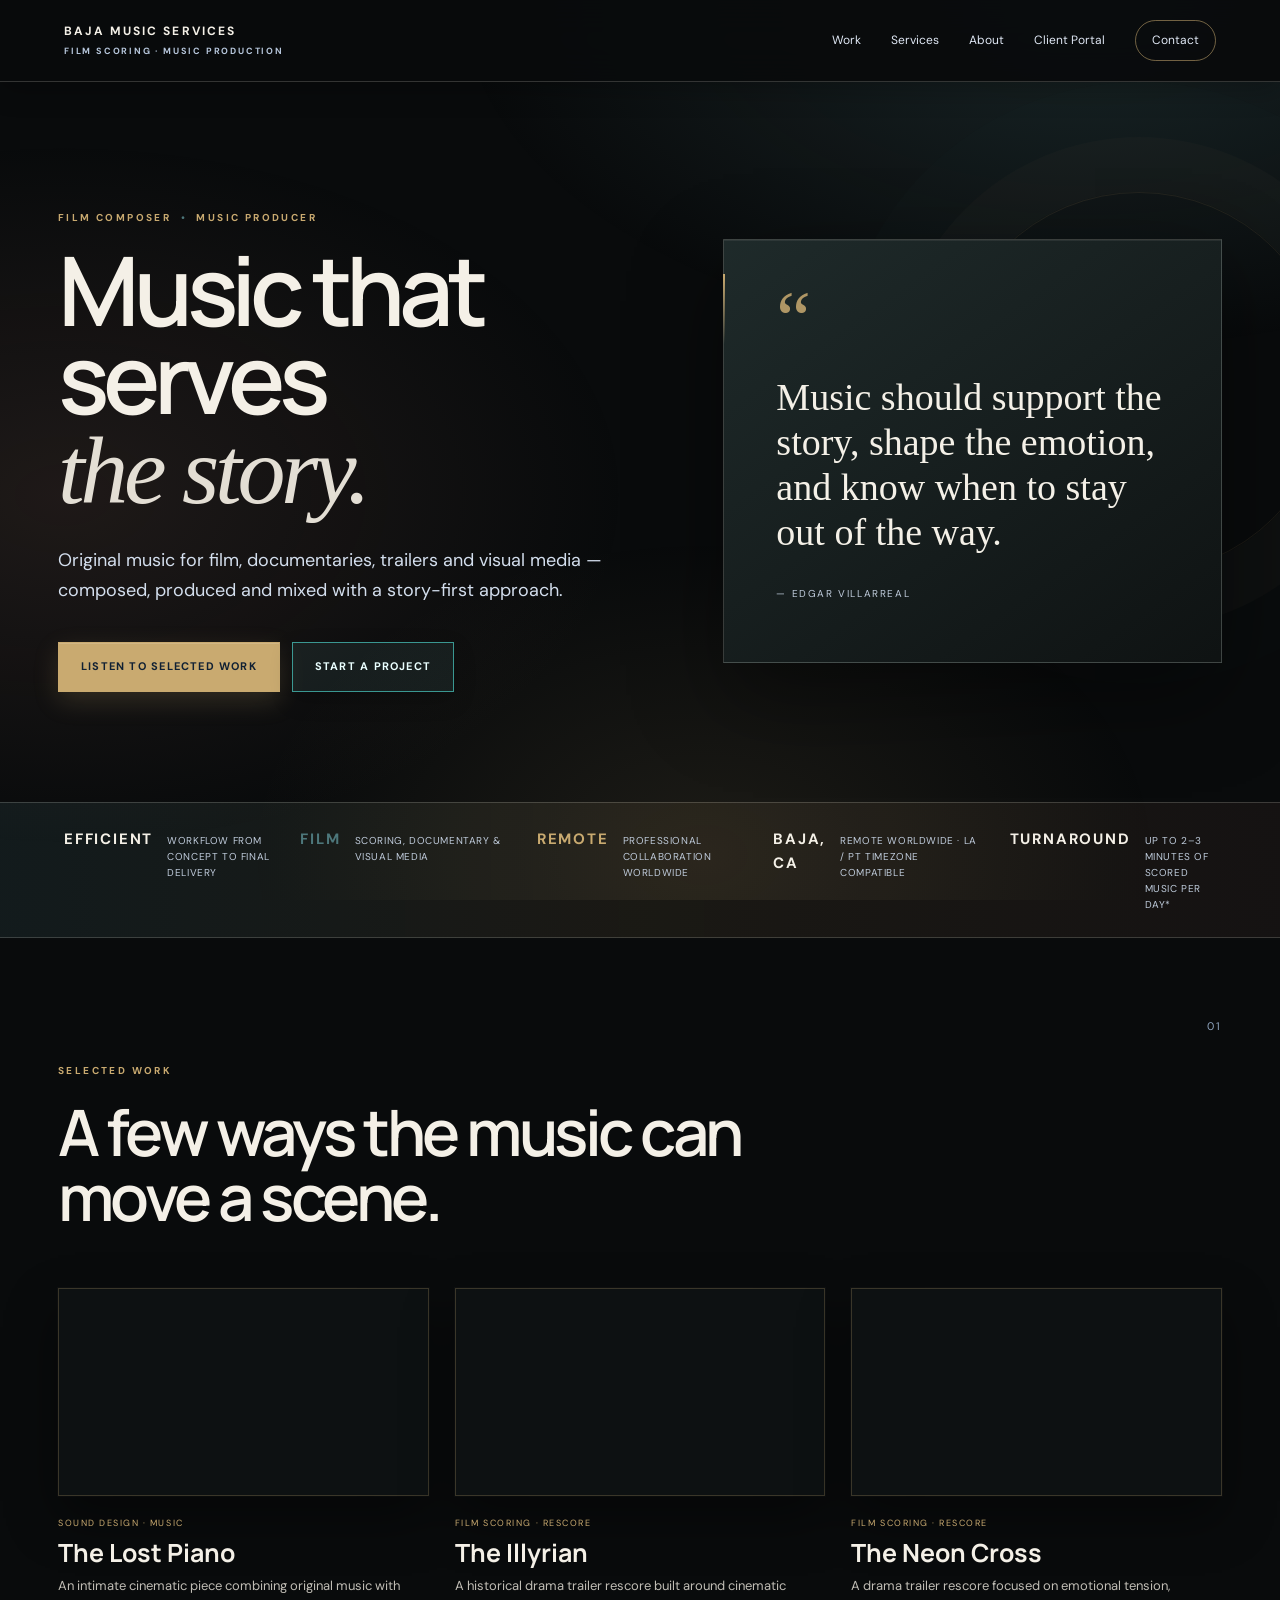
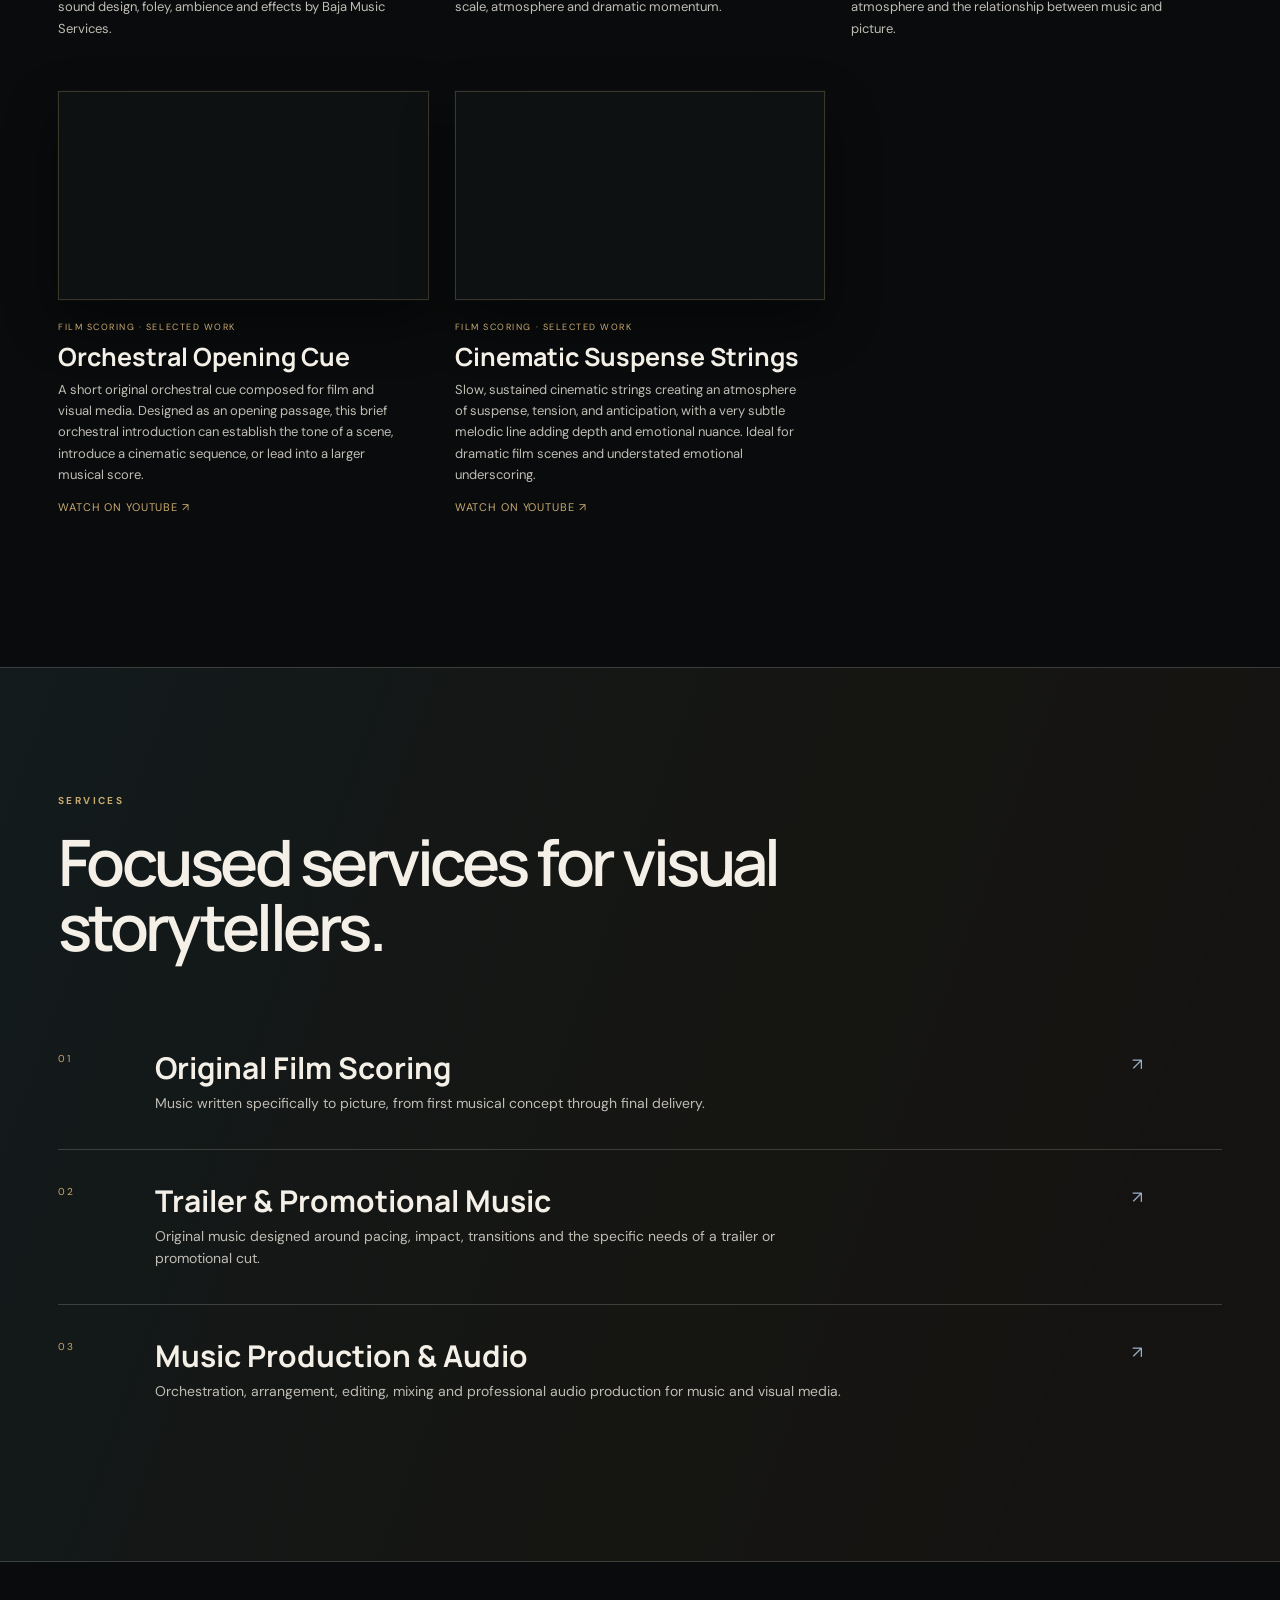
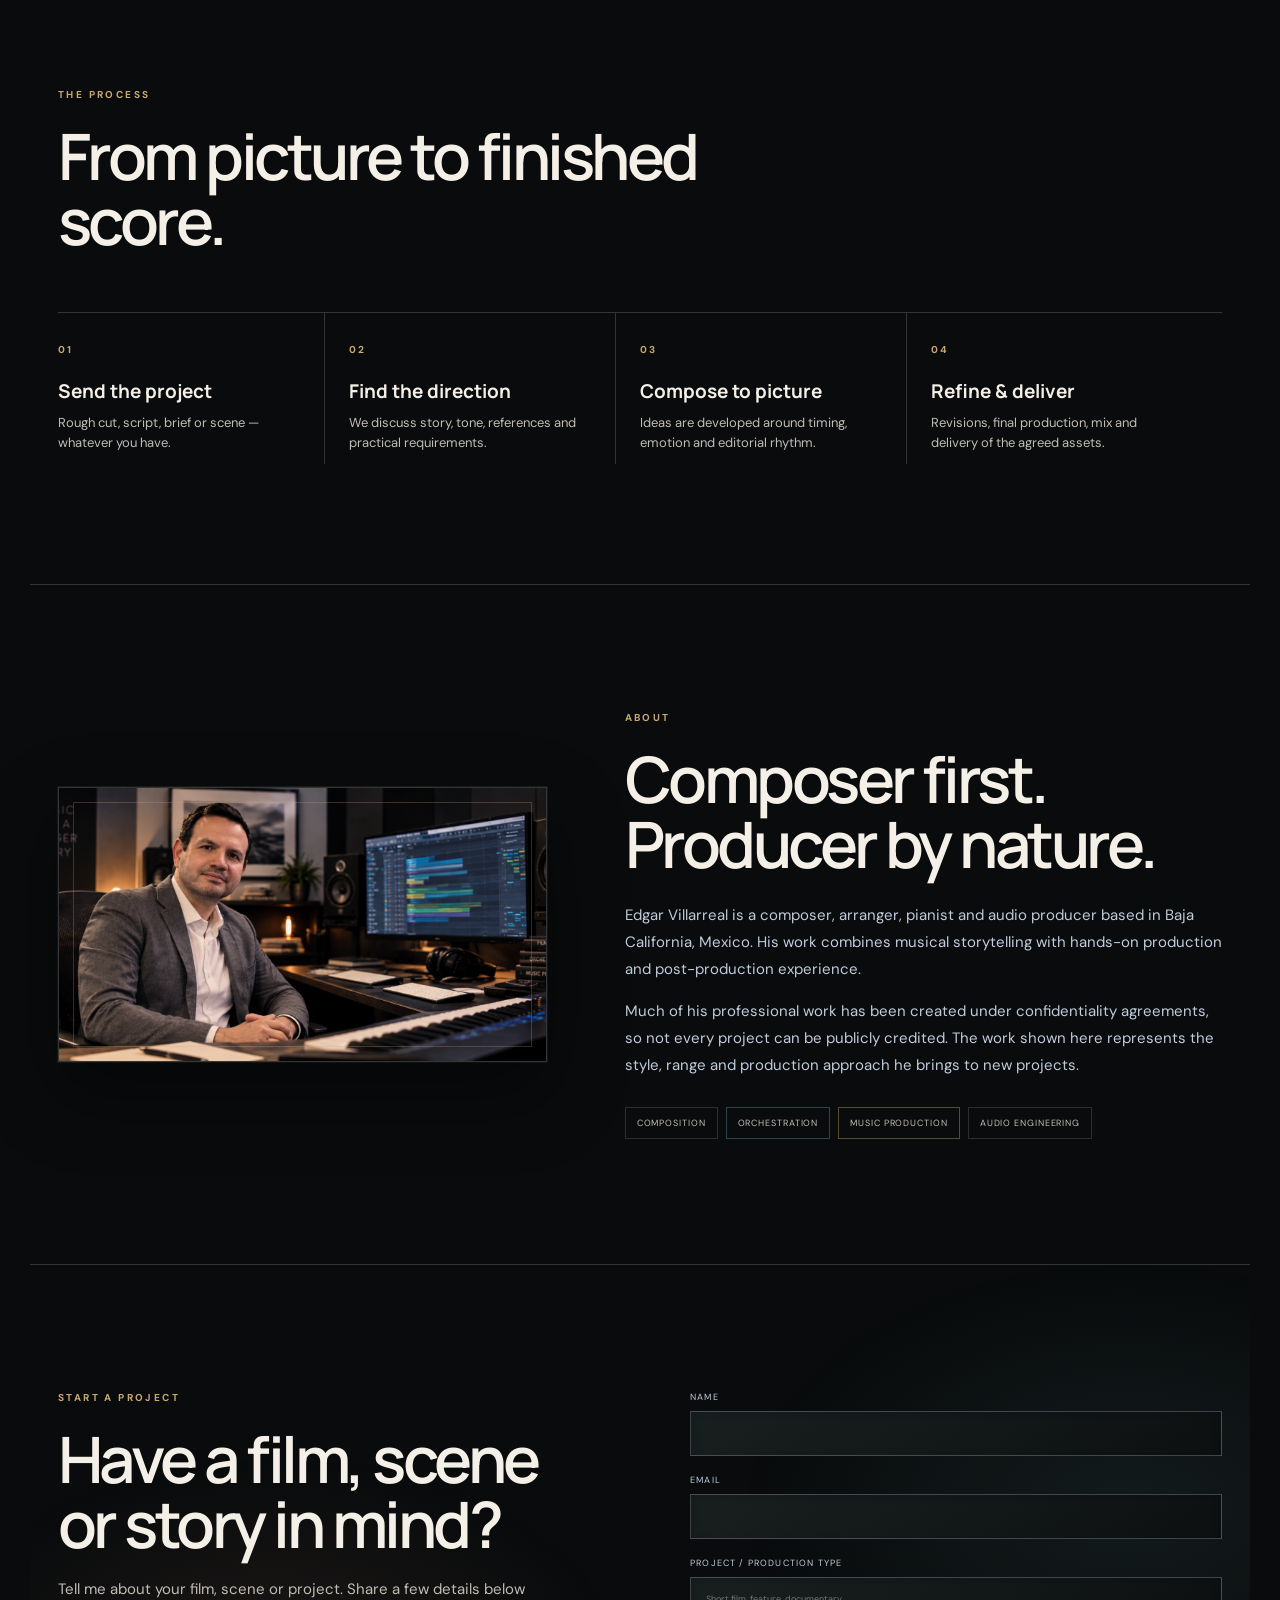
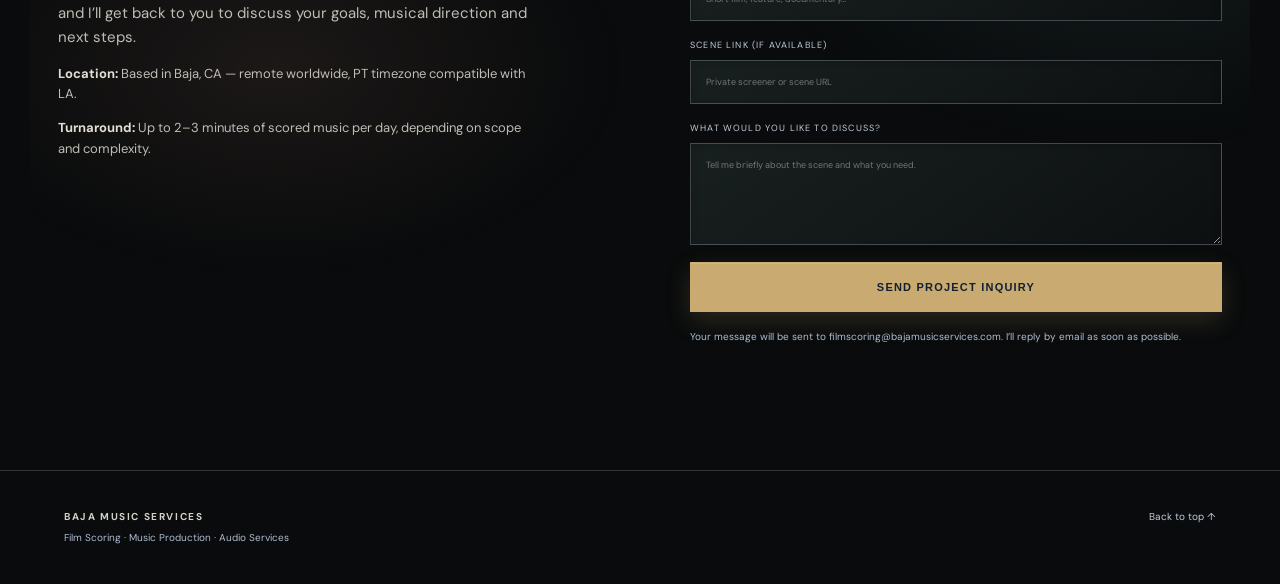
<file: index.html>
<!doctype html>
<html lang="en">
<head>
<meta charset="utf-8"><meta name="viewport" content="width=device-width,initial-scale=1">
<title>Baja Music Services | Film Scoring & Music Production</title>
<meta name="description" content="Original music for film, documentaries, trailers and visual media by Baja Music Services.">
<meta property="og:title" content="Baja Music Services | Film Scoring & Music Production">
<meta property="og:description" content="Original music for film, documentaries, trailers and visual media.">
<meta property="og:type" content="website">
<link rel="stylesheet" href="css/styles.css">
</head>
<body>
<header class="site-header">
  <a class="brand" href="#top"><span>BAJA MUSIC SERVICES</span><small>FILM SCORING · MUSIC PRODUCTION</small></a>
  <button class="menu-toggle" aria-label="Open menu">☰</button>
  <nav class="nav"><a href="#work">Work</a><a href="#services">Services</a><a href="#about">About</a><a href="https://review.bajamusicservices.com">Client Portal</a><a href="#contact" class="nav-cta">Contact</a></nav>
</header>
<main id="top">
<section class="hero">
  <div class="hero-copy">
    <p class="eyebrow">FILM COMPOSER <span class="dot">•</span> MUSIC PRODUCER</p>
    <h1>Music that serves<br><em>the story.</em></h1>
    <p class="lead">Original music for film, documentaries, trailers and visual media — composed, produced and mixed with a story-first approach.</p>
    <div class="actions"><a class="button primary" href="#work">Listen to Selected Work</a><a class="button secondary" href="#contact">Start a Project</a></div>
  </div>
  <div class="hero-statement">
    <div class="statement-mark">“</div>
    <p>Music should support the story, shape the emotion, and know when to stay out of the way.</p>
    <span>— Edgar Villarreal</span>
  </div>
</section>
<section class="proof"><div><strong>EFFICIENT</strong><span>workflow from concept to final delivery</span></div><div><strong>FILM</strong><span>scoring, documentary & visual media</span></div><div><strong>REMOTE</strong><span>professional collaboration worldwide</span></div><div><strong>BAJA, CA</strong><span>remote worldwide · LA / PT timezone compatible</span></div><div><strong>TURNAROUND</strong><span>up to 2–3 minutes of scored music per day*</span></div></section>
<section id="work" class="section work"><div class="section-head"><p class="eyebrow">SELECTED WORK</p><h2>A few ways the music can move a scene.</h2></div>
  <div class="youtube-grid">
    <article class="youtube-card">
      <div class="youtube-media">
        <iframe title="The Lost Piano — Intimate and Cinematic"
          src="https://www.youtube.com/embed/iL5rCXonYQk"
          frameborder="0" allow="accelerometer; autoplay; clipboard-write; encrypted-media; gyroscope; picture-in-picture; web-share"
          allowfullscreen loading="lazy"></iframe>
      </div>
      <span class="tag">SOUND DESIGN · MUSIC</span>
      <h3>The Lost Piano</h3>
      <p>An intimate cinematic piece combining original music with sound design, foley, ambience and effects by Baja Music Services.</p>
    </article>

    <article class="youtube-card">
      <div class="youtube-media">
        <iframe title="The Illyrian — Historical Drama Trailer"
          src="https://www.youtube.com/embed/C7Xf89nG6YY"
          frameborder="0" allow="accelerometer; autoplay; clipboard-write; encrypted-media; gyroscope; picture-in-picture; web-share"
          allowfullscreen loading="lazy"></iframe>
      </div>
      <span class="tag">FILM SCORING · RESCORE</span>
      <h3>The Illyrian</h3>
      <p>A historical drama trailer rescore built around cinematic scale, atmosphere and dramatic momentum.</p>
    </article>

    <article class="youtube-card">
      <div class="youtube-media">
        <iframe title="The Neon Cross — Drama Trailer"
          src="https://www.youtube.com/embed/IV8bzCUvyFk"
          frameborder="0" allow="accelerometer; autoplay; clipboard-write; encrypted-media; gyroscope; picture-in-picture; web-share"
          allowfullscreen loading="lazy"></iframe>
      </div>
      <span class="tag">FILM SCORING · RESCORE</span>
      <h3>The Neon Cross</h3>
      <p>A drama trailer rescore focused on emotional tension, atmosphere and the relationship between music and picture.</p>
    </article>
    <article class="youtube-card">
      <div class="youtube-media">
        <iframe title="Orchestral Opening Cue | Cinematic Film Score"
          src="https://www.youtube.com/embed/eomJtR4bHt8"
          frameborder="0" allow="accelerometer; autoplay; clipboard-write; encrypted-media; gyroscope; picture-in-picture; web-share"
          allowfullscreen loading="lazy"></iframe>
      </div>
      <span class="tag">FILM SCORING · SELECTED WORK</span>
      <h3>Orchestral Opening Cue</h3>
      <p>A short original orchestral cue composed for film and visual media. Designed as an opening passage, this brief orchestral introduction can establish the tone of a scene, introduce a cinematic sequence, or lead into a larger musical score.</p>
      <p class="watch-link"><a href="https://youtu.be/eomJtR4bHt8" target="_blank" rel="noopener">Watch on YouTube ↗</a></p>
    </article>

    <article class="youtube-card">
      <div class="youtube-media">
        <iframe title="Cinematic Suspense Strings | Slow Tension Cue"
          src="https://www.youtube.com/embed/bFBandA8kH8"
          frameborder="0" allow="accelerometer; autoplay; clipboard-write; encrypted-media; gyroscope; picture-in-picture; web-share"
          allowfullscreen loading="lazy"></iframe>
      </div>
      <span class="tag">FILM SCORING · SELECTED WORK</span>
      <h3>Cinematic Suspense Strings</h3>
      <p>Slow, sustained cinematic strings creating an atmosphere of suspense, tension, and anticipation, with a very subtle melodic line adding depth and emotional nuance. Ideal for dramatic film scenes and understated emotional underscoring.</p>
      <p class="watch-link"><a href="https://youtu.be/bFBandA8kH8" target="_blank" rel="noopener">Watch on YouTube ↗</a></p>
    </article>
  </div>
</section>
<section id="services" class="section services"><div class="section-head"><p class="eyebrow">SERVICES</p><h2>Focused services for visual storytellers.</h2></div>
<div class="service-list">
  <article><span>01</span><div><h3>Original Film Scoring</h3><p>Music written specifically to picture, from first musical concept through final delivery.</p></div></article>
  <article><span>02</span><div><h3>Trailer & Promotional Music</h3><p>Original music designed around pacing, impact, transitions and the specific needs of a trailer or promotional cut.</p></div></article>
  <article><span>03</span><div><h3>Music Production & Audio</h3><p>Orchestration, arrangement, editing, mixing and professional audio production for music and visual media.</p></div></article>
</div></section>
<section class="process section"><div class="section-head"><p class="eyebrow">THE PROCESS</p><h2>From picture to finished score.</h2></div><div class="steps"><div><b>01</b><h3>Send the project</h3><p>Rough cut, script, brief or scene — whatever you have.</p></div><div><b>02</b><h3>Find the direction</h3><p>We discuss story, tone, references and practical requirements.</p></div><div><b>03</b><h3>Compose to picture</h3><p>Ideas are developed around timing, emotion and editorial rhythm.</p></div><div><b>04</b><h3>Refine & deliver</h3><p>Revisions, final production, mix and delivery of the agreed assets.</p></div></div></section>
<section id="about" class="section about"><div class="about-image">
    <img src="assets/edgar-villarreal-profile.png" alt="Edgar Villarreal in his music studio">
  </div><div><p class="eyebrow">ABOUT</p><h2>Composer first. Producer by nature.</h2><p>Edgar Villarreal is a composer, arranger, pianist and audio producer based in Baja California, Mexico. His work combines musical storytelling with hands-on production and post-production experience.</p><p>Much of his professional work has been created under confidentiality agreements, so not every project can be publicly credited. The work shown here represents the style, range and production approach he brings to new projects.</p><div class="credits"><span>Composition</span><span>Orchestration</span><span>Music Production</span><span>Audio Engineering</span></div></div></section>
<section id="contact" class="section contact"><div><p class="eyebrow">START A PROJECT</p><h2>Have a film, scene or story in mind?</h2><p>Tell me about your film, scene or project. Share a few details below and I’ll get back to you to discuss your goals, musical direction and next steps.</p><p class="contact-meta"><strong>Location:</strong> Based in Baja, CA — remote worldwide, PT timezone compatible with LA.</p><p class="contact-meta"><strong>Turnaround:</strong> Up to 2–3 minutes of scored music per day, depending on scope and complexity.</p></div><form action="https://formsubmit.co/filmscoring@bajamusicservices.com" method="POST"><input type="hidden" name="_subject" value="Project inquiry — Baja Music Services"><input type="hidden" name="_captcha" value="false"><label>Name<input name="name" required></label><label>Email<input type="email" name="email" required></label><label>Project / production type<input name="project" placeholder="Short film, feature, documentary…"></label><label>Scene link (if available)<input type="url" name="scene_link" placeholder="Private screener or scene URL"></label><label>What would you like to discuss?<textarea name="message" rows="5" placeholder="Tell me briefly about the scene and what you need." required></textarea></label><button class="button primary" type="submit">Send Project Inquiry</button><p class="form-note">Your message will be sent to filmscoring@bajamusicservices.com. I’ll reply by email as soon as possible.</p></form></section>
</main>
<footer><div><strong>BAJA MUSIC SERVICES</strong><span>Film Scoring · Music Production · Audio Services</span></div><div><a href="#top">Back to top ↑</a></div></footer>
<script src="js/main.js"></script>
</body></html>
</file>
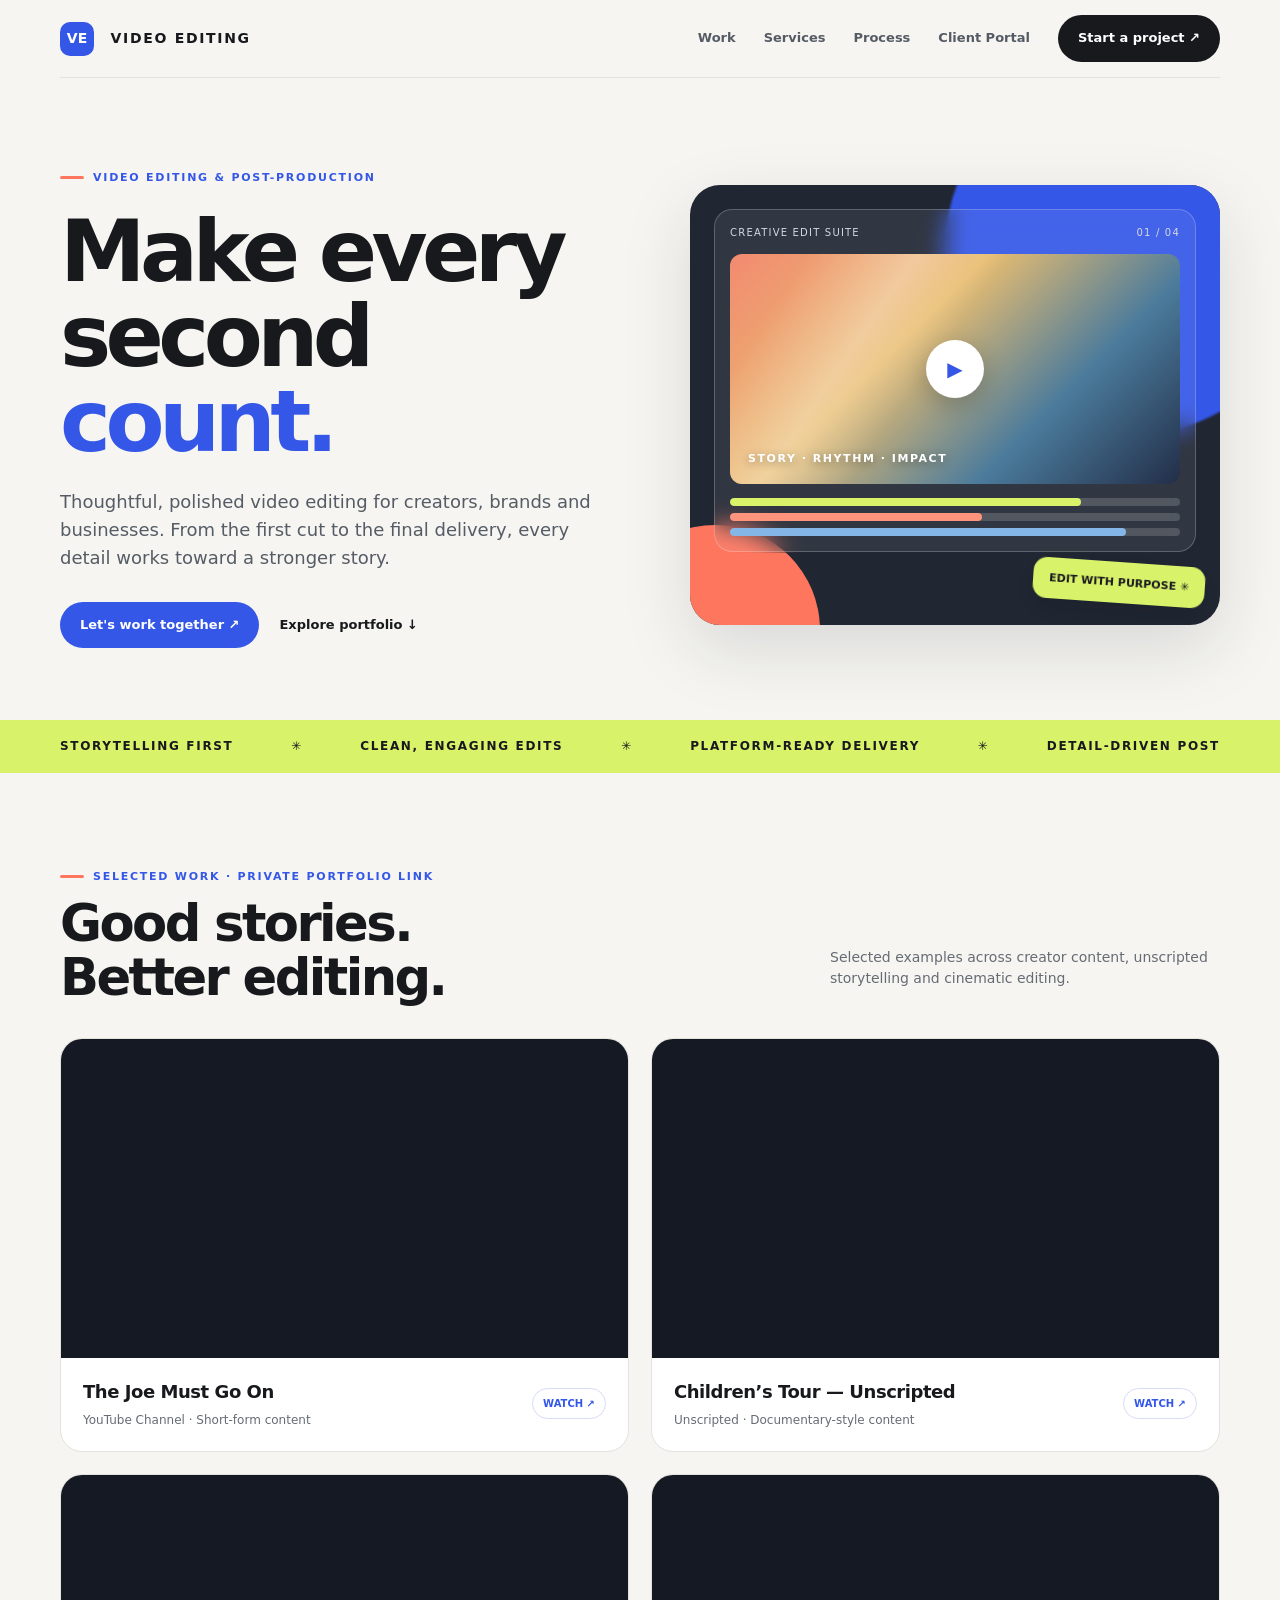
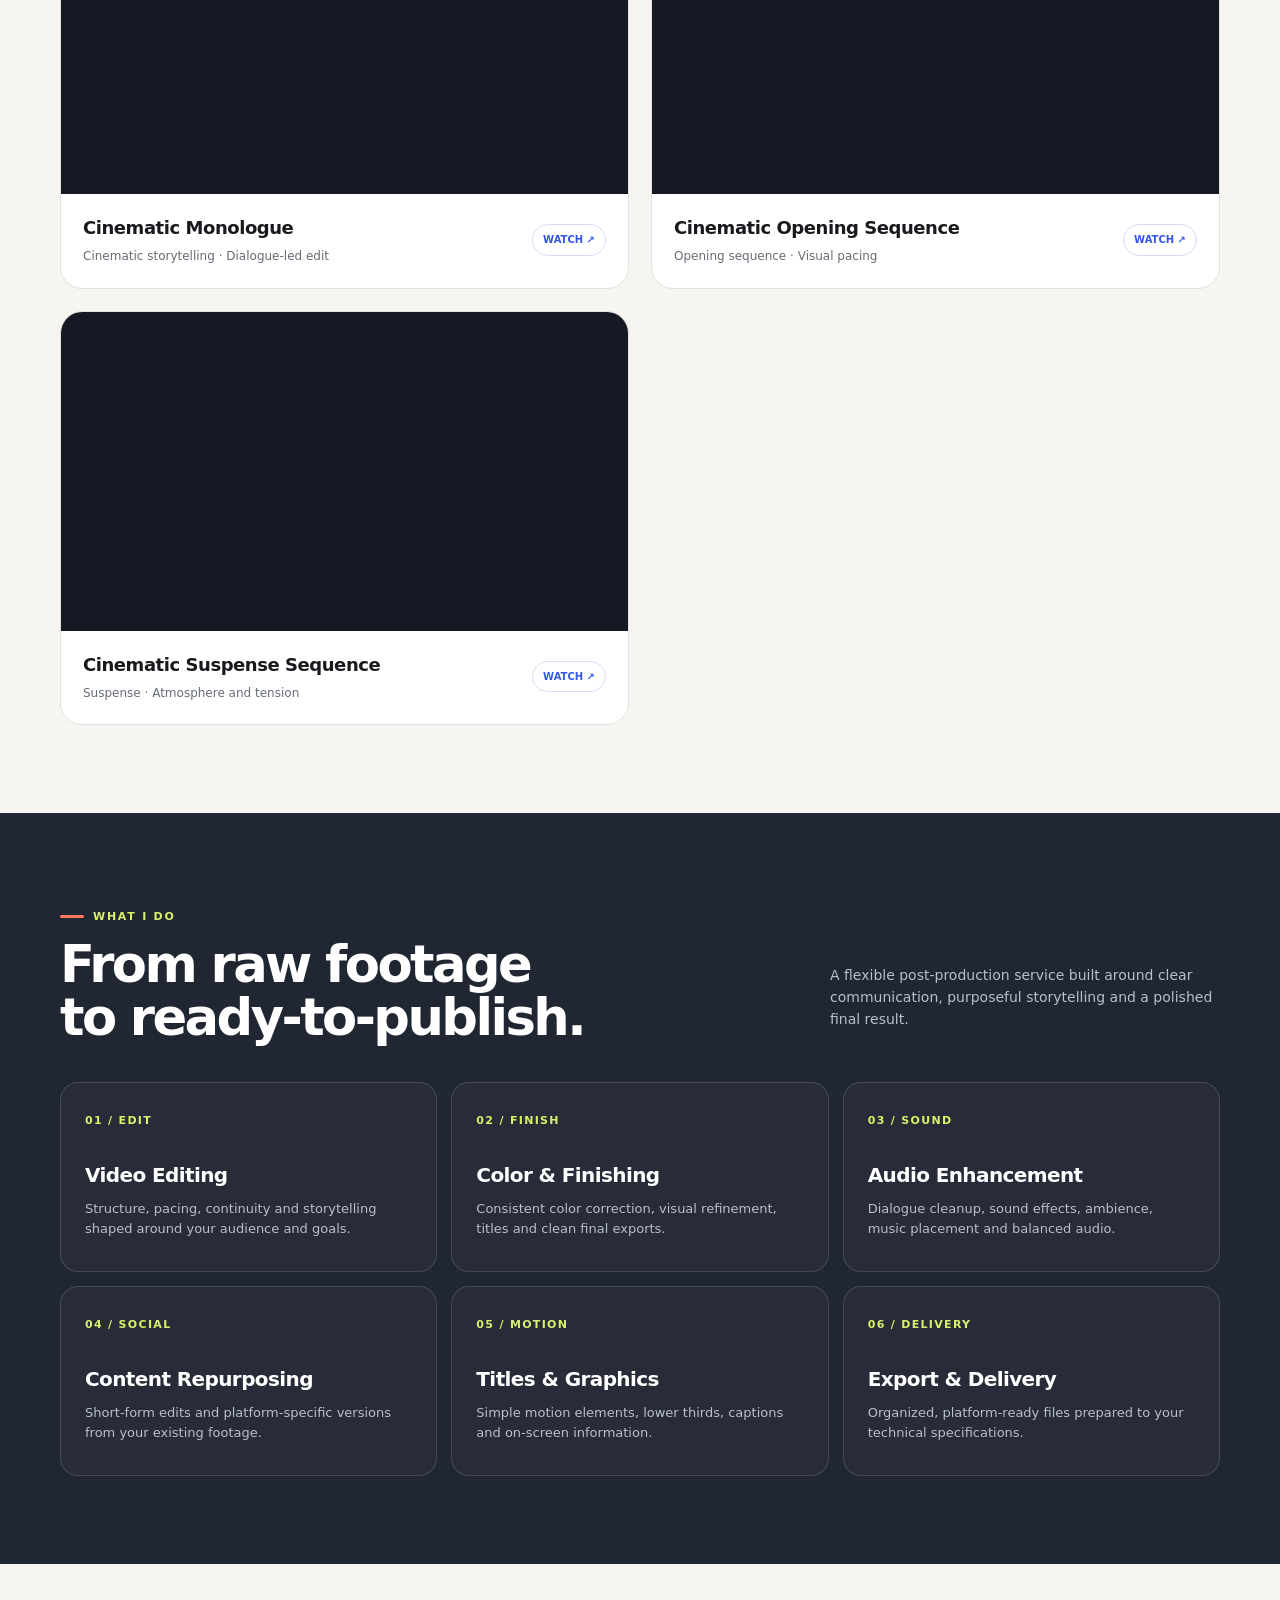
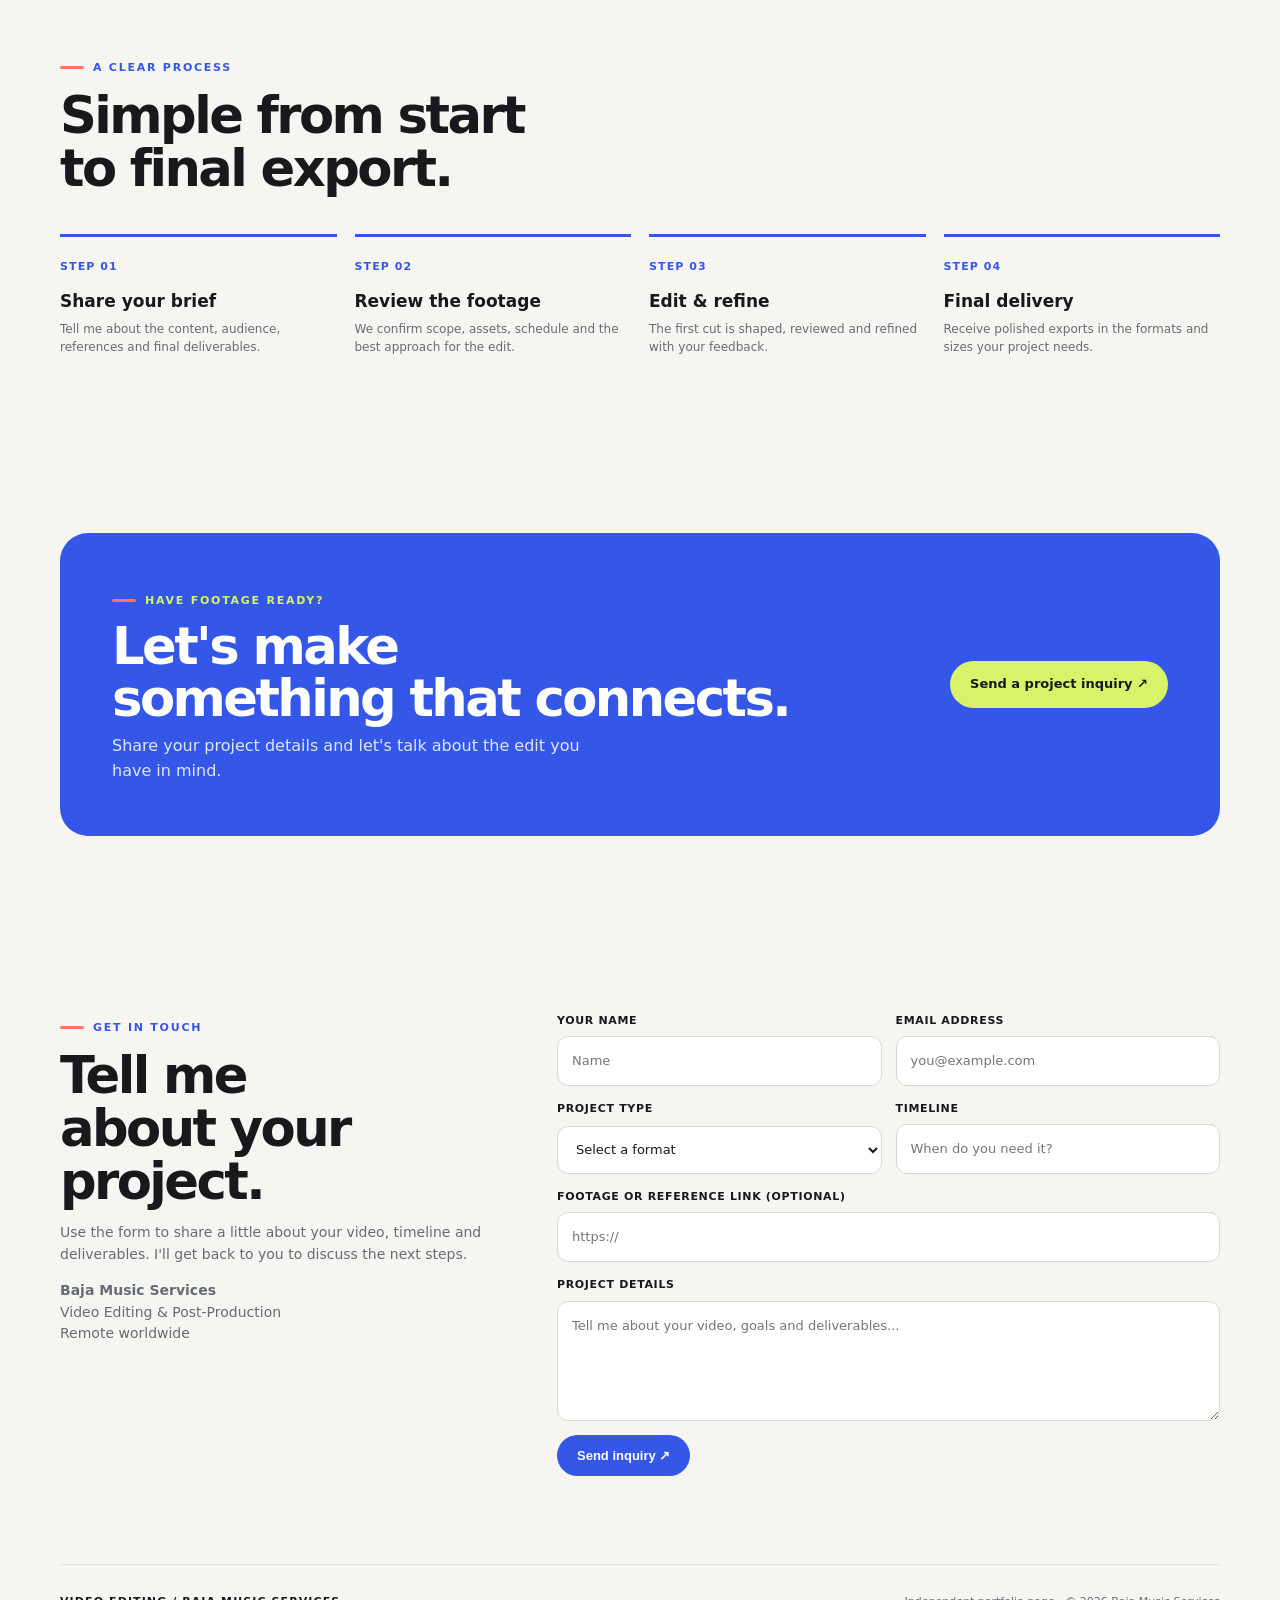
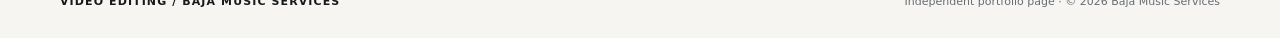
<file: video-editing.html>
<!doctype html>
<html lang="en">
<head>
<meta charset="utf-8">
<meta name="viewport" content="width=device-width, initial-scale=1">
<meta name="description" content="Professional video editing for creators, brands and businesses. Editing, storytelling, color, sound and social content by Baja Music Services.">
<meta name="robots" content="noindex,nofollow,noarchive,nosnippet">
<title>Video Editing & Post-Production | Baja Music Services</title>
<style>
:root{--ink:#17191d;--muted:#666c75;--paper:#f6f5f1;--white:#fff;--blue:#3457e8;--blue2:#2444c7;--lime:#d8f36a;--coral:#ff765f;--line:#e4e2dc;--shadow:0 24px 70px rgba(24,30,50,.13);--radius:24px}
*{box-sizing:border-box}html{scroll-behavior:smooth}body{margin:0;background:var(--paper);color:var(--ink);font-family:Inter,ui-sans-serif,system-ui,-apple-system,BlinkMacSystemFont,"Segoe UI",sans-serif;line-height:1.55}a{color:inherit;text-decoration:none}.wrap{width:min(1160px,calc(100% - 48px));margin:auto}.topbar{height:78px;display:flex;align-items:center;justify-content:space-between;border-bottom:1px solid var(--line)}.brand{font-size:14px;font-weight:850;letter-spacing:.12em}.brand span{display:inline-grid;place-items:center;width:34px;height:34px;border-radius:10px;background:var(--blue);color:white;margin-right:10px;letter-spacing:0}.nav{display:flex;gap:28px;align-items:center;font-size:13px;font-weight:700}.nav a:not(.nav-cta){color:#555b65}.nav-cta,.btn{display:inline-flex;align-items:center;justify-content:center;background:var(--ink);color:white;padding:13px 20px;border-radius:999px;font-size:13px;font-weight:800;transition:.2s}.nav-cta:hover,.btn:hover{background:var(--blue);transform:translateY(-2px)}.hero{padding:84px 0 72px;overflow:hidden}.eyebrow{display:inline-flex;align-items:center;gap:9px;text-transform:uppercase;letter-spacing:.16em;font-size:11px;font-weight:900;color:var(--blue)}.eyebrow:before{content:"";width:24px;height:3px;background:var(--coral);border-radius:4px}.hero-grid{display:grid;grid-template-columns:1.04fr .96fr;gap:56px;align-items:center}.hero h1{font-size:clamp(48px,6.8vw,86px);line-height:.99;letter-spacing:-.065em;margin:22px 0 24px;max-width:700px}.hero h1 em{font-style:normal;color:var(--blue)}.lead{font-size:18px;color:#555c66;max-width:540px;margin:0 0 30px}.hero-actions{display:flex;gap:12px;align-items:center;flex-wrap:wrap}.btn.blue{background:var(--blue)}.btn.blue:hover{background:var(--blue2)}.text-link{font-size:13px;font-weight:800;padding:12px 8px}.hero-art{position:relative;min-height:440px;background:#202632;border-radius:30px;overflow:hidden;box-shadow:var(--shadow);padding:24px;color:white}.hero-art:before{content:"";position:absolute;width:370px;height:370px;border-radius:50%;background:var(--blue);right:-95px;top:-120px;filter:blur(1px)}.hero-art:after{content:"";position:absolute;width:210px;height:210px;border-radius:50%;background:var(--coral);left:-80px;bottom:-110px}.monitor{position:relative;z-index:1;border:1px solid rgba(255,255,255,.22);background:rgba(255,255,255,.08);backdrop-filter:blur(12px);border-radius:18px;padding:15px}.monitor-head{display:flex;justify-content:space-between;align-items:center;font-size:10px;letter-spacing:.12em;text-transform:uppercase;color:#d5d9e2}.screen{height:230px;margin-top:14px;border-radius:12px;overflow:hidden;position:relative;background:linear-gradient(135deg,#f28a70 0%,#e9bd70 38%,#4b7b9c 70%,#222e48 100%)}.screen:before{content:"";position:absolute;inset:0;background:linear-gradient(110deg,transparent 25%,rgba(255,255,255,.32) 45%,transparent 62%);transform:skewX(-18deg) translateX(-20%)}.screen-label{position:absolute;left:18px;bottom:17px;font-size:11px;font-weight:900;letter-spacing:.14em;text-transform:uppercase;color:#fff;text-shadow:0 2px 10px #0006}.play{position:absolute;left:50%;top:50%;transform:translate(-50%,-50%);width:58px;height:58px;border-radius:50%;display:grid;place-items:center;background:#fff;color:var(--blue);font-size:20px;box-shadow:0 8px 25px #0003}.timeline{display:grid;gap:7px;margin-top:14px}.track{height:8px;border-radius:20px;background:rgba(255,255,255,.16);overflow:hidden}.track i{display:block;height:100%;border-radius:20px;background:var(--lime)}.track:nth-child(2) i{background:#ff947c}.track:nth-child(3) i{background:#84b6e8}.floating-tag{position:absolute;z-index:2;right:15px;bottom:22px;background:var(--lime);color:var(--ink);padding:12px 16px;border-radius:14px;font-size:11px;font-weight:900;transform:rotate(4deg);box-shadow:0 10px 30px #0002}.ticker{background:var(--lime);padding:17px 0;overflow:hidden}.ticker-in{display:flex;justify-content:space-between;gap:25px;white-space:nowrap;font-size:12px;font-weight:900;letter-spacing:.14em;text-transform:uppercase}.section{padding:88px 0}.section-head{display:flex;justify-content:space-between;align-items:end;gap:30px;margin-bottom:34px}.section h2{font-size:clamp(34px,4vw,52px);line-height:1.04;letter-spacing:-.05em;margin:12px 0 0}.section-intro{max-width:390px;color:var(--muted);font-size:14px}.work-grid{display:grid;grid-template-columns:repeat(2,1fr);gap:22px}.work-card{background:var(--white);border:1px solid var(--line);border-radius:22px;overflow:hidden;transition:.25s}.work-card:hover{transform:translateY(-5px);box-shadow:var(--shadow)}.thumb{height:260px;position:relative;display:grid;place-items:center;overflow:hidden;background:#252b36}.thumb:before,.thumb:after{content:"";position:absolute;border-radius:50%;filter:blur(1px)}.thumb:before{width:280px;height:280px;background:var(--tone1,#3457e8);left:-55px;top:-100px}.thumb:after{width:230px;height:230px;background:var(--tone2,#ff765f);right:-50px;bottom:-100px}.thumb .frame{position:relative;z-index:1;width:78%;height:70%;border:1px solid #ffffff88;border-radius:12px;background:linear-gradient(145deg,#ffffff26,#ffffff08);backdrop-filter:blur(5px);display:flex;align-items:end;padding:18px;color:white}.frame strong{font-size:clamp(19px,2.6vw,28px);letter-spacing:-.04em;line-height:1.05;max-width:240px}.thumb .play{width:46px;height:46px;font-size:16px}.placeholder-note{position:absolute;z-index:2;top:14px;left:16px;background:#17191dcc;color:#fff;padding:6px 9px;border-radius:6px;font-size:9px;font-weight:900;letter-spacing:.1em;text-transform:uppercase}.work-info{padding:20px 22px 22px;display:flex;justify-content:space-between;gap:18px;align-items:start}.work-info h3{font-size:18px;margin:0 0 5px;letter-spacing:-.025em}.work-info p{margin:0;color:var(--muted);font-size:12px}.pill{white-space:nowrap;border:1px solid var(--line);border-radius:99px;padding:7px 10px;font-size:10px;font-weight:800;color:#555b65}.services{background:#202632;color:white}.services .eyebrow{color:var(--lime)}.services .section-intro{color:#b9c0ca}.service-grid{display:grid;grid-template-columns:repeat(3,1fr);gap:14px;margin-top:38px}.service{border:1px solid #ffffff24;border-radius:18px;padding:24px;min-height:190px;background:#ffffff08}.service .num{color:var(--lime);font-size:11px;font-weight:900;letter-spacing:.12em}.service h3{font-size:20px;margin:28px 0 8px;letter-spacing:-.03em}.service p{font-size:13px;color:#b9c0ca;margin:0}.process-grid{display:grid;grid-template-columns:repeat(4,1fr);gap:18px;margin-top:38px}.step{border-top:3px solid var(--blue);padding-top:16px}.step b{font-size:11px;color:var(--blue);letter-spacing:.1em}.step h3{font-size:17px;margin:10px 0 6px}.step p{font-size:12px;color:var(--muted);margin:0}.cta{background:var(--blue);color:white;border-radius:28px;padding:52px;display:flex;align-items:center;justify-content:space-between;gap:30px}.cta h2{font-size:clamp(34px,4vw,52px);line-height:1.02;letter-spacing:-.05em;margin:10px 0}.cta p{color:#e0e5ff;max-width:500px;margin:0}.cta .btn{background:var(--lime);color:var(--ink);white-space:nowrap}.cta .btn:hover{background:white}.contact{display:grid;grid-template-columns:.8fr 1.2fr;gap:55px}.contact-copy p{color:var(--muted);font-size:14px}.form{display:grid;grid-template-columns:1fr 1fr;gap:14px}.field{display:grid;gap:7px}.field.full{grid-column:1/-1}.field label{font-size:11px;font-weight:900;letter-spacing:.06em}.field input,.field select,.field textarea{width:100%;border:1px solid #d9d8d2;background:white;border-radius:11px;padding:14px;font:inherit;font-size:13px;color:var(--ink);outline:none}.field input:focus,.field select:focus,.field textarea:focus{border-color:var(--blue);box-shadow:0 0 0 3px #3457e81a}.field textarea{min-height:120px;resize:vertical}.form button{border:0;cursor:pointer;grid-column:1/-1;justify-self:start}.footer{padding:28px 0;border-top:1px solid var(--line);font-size:11px;color:var(--muted);display:flex;justify-content:space-between;gap:20px}.footer strong{color:var(--ink);letter-spacing:.1em}
@media(max-width:850px){.hero-grid{grid-template-columns:1fr;gap:40px}.hero-art{min-height:390px}.section-head{display:block}.section-intro{margin-top:14px}.service-grid{grid-template-columns:repeat(2,1fr)}.process-grid{grid-template-columns:repeat(2,1fr)}.contact{grid-template-columns:1fr;gap:25px}.cta{padding:38px;display:block}.cta .btn{margin-top:22px}}
@media(max-width:600px){.wrap{width:min(100% - 32px,1160px)}.topbar{height:68px}.nav a:not(.nav-cta){display:none}.nav{gap:0}.hero{padding:58px 0 52px}.hero h1{font-size:53px}.lead{font-size:16px}.hero-art{min-height:330px;padding:15px}.screen{height:175px}.ticker-in{justify-content:flex-start}.section{padding:62px 0}.work-grid,.service-grid,.process-grid{grid-template-columns:1fr}.thumb{height:220px}.work-info{padding:17px}.cta{padding:30px 24px}.form{grid-template-columns:1fr}.field.full{grid-column:auto}.footer{display:block}.footer span{display:block;margin-top:7px}}

.video-thumb{display:block;position:relative;aspect-ratio:16/9;background:#151923;overflow:hidden}
.video-thumb iframe{display:block;width:100%;height:100%;border:0}
.video-card .work-info{align-items:center}
.video-card .pill{color:var(--blue);border-color:#d7dcf5}
.video-card .pill:hover{background:var(--blue);color:#fff}
@media(max-width:600px){.video-thumb{aspect-ratio:16/9}}
</style>
</head>
<body>
<header class="wrap topbar"><a class="brand" href="#top"><span>VE</span> VIDEO EDITING</a><nav class="nav"><a href="#work">Work</a><a href="#services">Services</a><a href="#process">Process</a><a href="https://review.bajamusicservices.com">Client Portal</a><a class="nav-cta" href="#contact">Start a project ↗</a></nav></header>
<main id="top">
<section class="hero"><div class="wrap hero-grid"><div><div class="eyebrow">Video editing & post-production</div><h1>Make every second <em>count.</em></h1><p class="lead">Thoughtful, polished video editing for creators, brands and businesses. From the first cut to the final delivery, every detail works toward a stronger story.</p><div class="hero-actions"><a class="btn blue" href="#contact">Let's work together ↗</a><a class="text-link" href="#work">Explore portfolio ↓</a></div></div><div class="hero-art"><div class="monitor"><div class="monitor-head"><span>Creative edit suite</span><span>01 / 04</span></div><div class="screen"><div class="play">▶</div><div class="screen-label">Story · Rhythm · Impact</div></div><div class="timeline"><div class="track"><i style="width:78%"></i></div><div class="track"><i style="width:56%"></i></div><div class="track"><i style="width:88%"></i></div></div></div><div class="floating-tag">EDIT WITH PURPOSE ✳</div></div></div></section>
<div class="ticker"><div class="wrap ticker-in"><span>Storytelling first</span><span>✳</span><span>Clean, engaging edits</span><span>✳</span><span>Platform-ready delivery</span><span>✳</span><span>Detail-driven post</span></div></div>
<section class="section" id="work"><div class="wrap"><div class="section-head"><div><div class="eyebrow">Selected work · Private portfolio link</div><h2>Good stories.<br>Better editing.</h2></div><p class="section-intro">Selected examples across creator content, unscripted storytelling and cinematic editing.</p></div><div class="work-grid">
<article class="work-card video-card">
  <a class="video-thumb" href="https://youtube.com/shorts/fJ0eFdFIm78?feature=share" target="_blank" rel="noopener" aria-label="Watch The Joe Must Go On on YouTube">
    <iframe src="https://www.youtube-nocookie.com/embed/fJ0eFdFIm78" title="The Joe Must Go On — YouTube Channel" loading="lazy" allow="accelerometer; autoplay; clipboard-write; encrypted-media; gyroscope; picture-in-picture; web-share" referrerpolicy="strict-origin-when-cross-origin" allowfullscreen></iframe>
  </a>
  <div class="work-info"><div><h3>The Joe Must Go On</h3><p>YouTube Channel · Short-form content</p></div><a class="pill" href="https://youtube.com/shorts/fJ0eFdFIm78?feature=share" target="_blank" rel="noopener">WATCH ↗</a></div>
</article>
<article class="work-card video-card">
  <a class="video-thumb" href="https://youtu.be/j5bmT7NnUfM" target="_blank" rel="noopener" aria-label="Watch Children’s Tour — Unscripted on YouTube">
    <iframe src="https://www.youtube-nocookie.com/embed/j5bmT7NnUfM" title="Children’s Tour — Unscripted" loading="lazy" allow="accelerometer; autoplay; clipboard-write; encrypted-media; gyroscope; picture-in-picture; web-share" referrerpolicy="strict-origin-when-cross-origin" allowfullscreen></iframe>
  </a>
  <div class="work-info"><div><h3>Children’s Tour — Unscripted</h3><p>Unscripted · Documentary-style content</p></div><a class="pill" href="https://youtu.be/j5bmT7NnUfM" target="_blank" rel="noopener">WATCH ↗</a></div>
</article>
<article class="work-card video-card">
  <a class="video-thumb" href="https://youtu.be/-BgTxJkkDq8" target="_blank" rel="noopener" aria-label="Watch Cinematic Monologue on YouTube">
    <iframe src="https://www.youtube-nocookie.com/embed/-BgTxJkkDq8" title="Cinematic Monologue" loading="lazy" allow="accelerometer; autoplay; clipboard-write; encrypted-media; gyroscope; picture-in-picture; web-share" referrerpolicy="strict-origin-when-cross-origin" allowfullscreen></iframe>
  </a>
  <div class="work-info"><div><h3>Cinematic Monologue</h3><p>Cinematic storytelling · Dialogue-led edit</p></div><a class="pill" href="https://youtu.be/-BgTxJkkDq8" target="_blank" rel="noopener">WATCH ↗</a></div>
</article>
<article class="work-card video-card">
  <a class="video-thumb" href="https://youtu.be/0WB313PsLZc" target="_blank" rel="noopener" aria-label="Watch Cinematic Opening Sequence on YouTube">
    <iframe src="https://www.youtube-nocookie.com/embed/0WB313PsLZc" title="Cinematic Opening Sequence" loading="lazy" allow="accelerometer; autoplay; clipboard-write; encrypted-media; gyroscope; picture-in-picture; web-share" referrerpolicy="strict-origin-when-cross-origin" allowfullscreen></iframe>
  </a>
  <div class="work-info"><div><h3>Cinematic Opening Sequence</h3><p>Opening sequence · Visual pacing</p></div><a class="pill" href="https://youtu.be/0WB313PsLZc" target="_blank" rel="noopener">WATCH ↗</a></div>
</article>
<article class="work-card video-card">
  <a class="video-thumb" href="https://youtu.be/EpKlLhLe7aQ" target="_blank" rel="noopener" aria-label="Watch Cinematic Suspense Sequence on YouTube">
    <iframe src="https://www.youtube-nocookie.com/embed/EpKlLhLe7aQ" title="Cinematic Suspense Sequence" loading="lazy" allow="accelerometer; autoplay; clipboard-write; encrypted-media; gyroscope; picture-in-picture; web-share" referrerpolicy="strict-origin-when-cross-origin" allowfullscreen></iframe>
  </a>
  <div class="work-info"><div><h3>Cinematic Suspense Sequence</h3><p>Suspense · Atmosphere and tension</p></div><a class="pill" href="https://youtu.be/EpKlLhLe7aQ" target="_blank" rel="noopener">WATCH ↗</a></div>
</article>
</div></div></section>
<section class="section services" id="services"><div class="wrap"><div class="section-head"><div><div class="eyebrow">What I do</div><h2>From raw footage<br>to ready-to-publish.</h2></div><p class="section-intro">A flexible post-production service built around clear communication, purposeful storytelling and a polished final result.</p></div><div class="service-grid"><article class="service"><span class="num">01 / EDIT</span><h3>Video Editing</h3><p>Structure, pacing, continuity and storytelling shaped around your audience and goals.</p></article><article class="service"><span class="num">02 / FINISH</span><h3>Color & Finishing</h3><p>Consistent color correction, visual refinement, titles and clean final exports.</p></article><article class="service"><span class="num">03 / SOUND</span><h3>Audio Enhancement</h3><p>Dialogue cleanup, sound effects, ambience, music placement and balanced audio.</p></article><article class="service"><span class="num">04 / SOCIAL</span><h3>Content Repurposing</h3><p>Short-form edits and platform-specific versions from your existing footage.</p></article><article class="service"><span class="num">05 / MOTION</span><h3>Titles & Graphics</h3><p>Simple motion elements, lower thirds, captions and on-screen information.</p></article><article class="service"><span class="num">06 / DELIVERY</span><h3>Export & Delivery</h3><p>Organized, platform-ready files prepared to your technical specifications.</p></article></div></div></section>
<section class="section" id="process"><div class="wrap"><div class="eyebrow">A clear process</div><h2>Simple from start<br>to final export.</h2><div class="process-grid"><div class="step"><b>STEP 01</b><h3>Share your brief</h3><p>Tell me about the content, audience, references and final deliverables.</p></div><div class="step"><b>STEP 02</b><h3>Review the footage</h3><p>We confirm scope, assets, schedule and the best approach for the edit.</p></div><div class="step"><b>STEP 03</b><h3>Edit & refine</h3><p>The first cut is shaped, reviewed and refined with your feedback.</p></div><div class="step"><b>STEP 04</b><h3>Final delivery</h3><p>Receive polished exports in the formats and sizes your project needs.</p></div></div></div></section>
<section class="section"><div class="wrap"><div class="cta"><div><div class="eyebrow" style="color:var(--lime)">Have footage ready?</div><h2>Let's make<br>something that connects.</h2><p>Share your project details and let's talk about the edit you have in mind.</p></div><a class="btn" href="#contact">Send a project inquiry ↗</a></div></div></section>
<section class="section" id="contact"><div class="wrap contact"><div class="contact-copy"><div class="eyebrow">Get in touch</div><h2>Tell me<br>about your project.</h2><p>Use the form to share a little about your video, timeline and deliverables. I'll get back to you to discuss the next steps.</p><p><strong>Baja Music Services</strong><br>Video Editing & Post-Production<br>Remote worldwide</p></div><form class="form" action="https://formsubmit.co/videoediting@bajamusicservices.com" method="POST"><input type="hidden" name="_subject" value="New Video Editing Portfolio Inquiry — Baja Music Services"><input type="hidden" name="_captcha" value="true"><input type="hidden" name="_template" value="table"><div class="field"><label for="name">YOUR NAME</label><input id="name" name="name" required placeholder="Name"></div><div class="field"><label for="email">EMAIL ADDRESS</label><input id="email" type="email" name="email" required placeholder="you@example.com"></div><div class="field"><label for="type">PROJECT TYPE</label><select id="type" name="project_type"><option value="">Select a format</option><option>YouTube / Long-form</option><option>Food & Cooking</option><option>Brand / Commercial</option><option>Interview / Documentary</option><option>Social Media / Short-form</option><option>Other</option></select></div><div class="field"><label for="timeline">TIMELINE</label><input id="timeline" name="timeline" placeholder="When do you need it?"></div><div class="field full"><label for="link">FOOTAGE OR REFERENCE LINK (OPTIONAL)</label><input id="link" name="footage_or_reference" type="url" placeholder="https://"></div><div class="field full"><label for="message">PROJECT DETAILS</label><textarea id="message" name="message" required placeholder="Tell me about your video, goals and deliverables..."></textarea></div><button class="btn blue" type="submit">Send inquiry ↗</button></form></div></section>
</main>
<footer class="wrap footer"><strong>VIDEO EDITING / BAJA MUSIC SERVICES</strong><span>Independent portfolio page · © <span id="year">2026</span> Baja Music Services</span></footer>
</body></html>
</file>
<file: css/styles.css>
@import url('https://fonts.googleapis.com/css2?family=DM+Sans:wght@400;500;600;700&family=Manrope:wght@400;500;600;700&display=swap');
:root{--bg:#090b0c;--panel:#101416;--panel2:#141a1b;--text:#f4f0e7;--muted:#c0bdb5;--soft:#e4dfd5;--line:rgba(244,240,231,.18);--gold:#c9aa70;--petrol:#4d777b;--brown:#76544b;--max:1220px}
*{box-sizing:border-box}html{scroll-behavior:smooth}body{margin:0;background:var(--bg);color:var(--text);font-family:'DM Sans',ui-sans-serif,system-ui,sans-serif;line-height:1.6;overflow-x:hidden}body:before{content:"";position:fixed;inset:0;pointer-events:none;z-index:-1;background:radial-gradient(900px 500px at 85% 0%,rgba(77,119,123,.24),transparent 70%),radial-gradient(800px 500px at 5% 55%,rgba(118,84,75,.20),transparent 70%),radial-gradient(650px 450px at 55% 95%,rgba(201,170,112,.10),transparent 70%)}a{color:inherit;text-decoration:none}
.site-header{height:82px;border-bottom:1px solid var(--line);display:flex;align-items:center;justify-content:space-between;padding:0 max(5vw,28px);position:sticky;top:0;background:rgba(9,11,12,.94);backdrop-filter:blur(18px);z-index:20}.brand{display:flex;flex-direction:column;gap:3px;letter-spacing:.17em;font-weight:700;font-size:12px}.brand small{letter-spacing:.2em;color:#b7c7dc;font-size:9px}.nav{display:flex;align-items:center;gap:30px;font-size:12px}.nav a{color:#e0e8f5;transition:.25s}.nav a:hover{color:var(--gold)}.nav-cta{border:1px solid rgba(201,170,112,.55);padding:10px 16px;border-radius:999px}.nav-cta:hover{background:var(--gold);color:#101010!important}.menu-toggle{display:none;background:none;border:0;color:var(--text);font-size:22px}
.hero{max-width:var(--max);margin:auto;padding:110px 28px 92px;display:grid;grid-template-columns:1.08fr .92fr;gap:80px;align-items:center;min-height:720px;position:relative}.hero:after{content:"";position:absolute;width:380px;height:380px;right:-80px;top:110px;border-radius:50%;border:1px solid rgba(201,170,112,.10);box-shadow:0 0 0 55px rgba(201,170,112,.025),0 0 0 110px rgba(77,119,123,.018);pointer-events:none}.hero-copy{position:relative;z-index:1}.eyebrow{font-size:10px;letter-spacing:.24em;color:var(--gold);font-weight:700;margin:0 0 20px;text-transform:uppercase}.dot{color:var(--petrol);padding:0 5px}.hero h1{font-family:Manrope,ui-sans-serif,sans-serif;font-size:clamp(56px,7.5vw,102px);line-height:.92;letter-spacing:-.065em;margin:0 0 30px;font-weight:600}.hero h1 em{font-family:Georgia,serif;font-weight:400;letter-spacing:-.045em;color:#e3ded4}.lead{font-size:18px;line-height:1.7;max-width:670px;color:#d3deed}.actions{display:flex;gap:12px;margin-top:36px;flex-wrap:wrap}.button{display:inline-flex;justify-content:center;align-items:center;min-height:50px;padding:0 22px;border:1px solid rgba(222,235,255,.35);font-size:11px;letter-spacing:.11em;text-transform:uppercase;font-weight:700;cursor:pointer;transition:.25s}.primary{background:var(--gold);color:#102033;border-color:var(--gold);box-shadow:0 8px 28px rgba(255,200,87,.16)}.primary:hover{background:#ffe09a;border-color:#ffe09a;transform:translateY(-2px)}.secondary{background:rgba(77,119,123,.15);border-color:rgba(77,217,208,.65);color:#eaffff}.secondary:hover{background:rgba(77,217,208,.16);border-color:var(--petrol);color:#fff}
.hero-statement{position:relative;z-index:1;border:1px solid var(--line);padding:58px 52px;background:linear-gradient(145deg,rgba(31,43,43,.98),rgba(15,19,19,.99));box-shadow:0 35px 90px rgba(0,0,0,.25)}.hero-statement:before{content:"";position:absolute;left:-1px;top:34px;height:70px;width:2px;background:linear-gradient(var(--gold),transparent)}.statement-mark{font-family:Georgia,serif;font-size:78px;line-height:.55;color:var(--gold);opacity:.85}.hero-statement p{font-family:Georgia,serif;font-size:clamp(25px,3vw,38px);line-height:1.18;margin:35px 0 24px}.hero-statement span{font-size:10px;letter-spacing:.16em;text-transform:uppercase;color:#c0ccdc}
.proof{border-top:1px solid var(--line);border-bottom:1px solid var(--line);display:grid;grid-template-columns:repeat(5,minmax(0,1fr));padding:24px max(5vw,28px);gap:30px;background:linear-gradient(90deg,rgba(77,119,123,.15),rgba(201,170,112,.09),rgba(118,84,75,.11))}.proof div{display:flex;align-items:baseline;gap:14px}.proof strong{font-size:15px;letter-spacing:.12em}.proof span{font-size:10px;color:#c0ccdc;text-transform:uppercase;letter-spacing:.06em}.proof div:nth-child(2) strong{color:var(--petrol)}.proof div:nth-child(3) strong{color:var(--gold)}
.section{max-width:var(--max);margin:auto;padding:125px 28px}.section-head{max-width:760px;margin-bottom:58px}.section h2{font-family:Manrope,ui-sans-serif,sans-serif;font-size:clamp(38px,5vw,64px);line-height:1.02;letter-spacing:-.055em;margin:0;font-weight:600}.section-intro{max-width:700px;color:var(--muted);font-size:16px;margin-top:20px}
.work{position:relative}.work:before{content:"01";position:absolute;right:28px;top:80px;font-size:11px;letter-spacing:.18em;color:#8fa5bf}.youtube-grid{display:grid;grid-template-columns:repeat(3,1fr);gap:26px}.youtube-card{position:relative}.youtube-media{aspect-ratio:16/9;background:#0d1112;overflow:hidden;border:1px solid rgba(244,240,231,.12);box-shadow:0 20px 45px rgba(0,0,0,.25);transition:.3s}.youtube-card:hover .youtube-media{transform:translateY(-4px);border-color:rgba(201,170,112,.45);box-shadow:0 25px 55px rgba(0,0,0,.34)}.youtube-media iframe{display:block;width:100%;height:100%;border:0}.youtube-card .tag{display:block;font-size:9px;letter-spacing:.17em;color:var(--gold);margin-top:20px}.youtube-card h3{font-family:Manrope,sans-serif;font-size:25px;line-height:1.1;margin:9px 0 8px}.youtube-card p{color:var(--muted);font-size:13px;line-height:1.65;margin:0 0 8px;max-width:95%}.youtube-card .watch-link{margin-top:12px;font-size:11px;letter-spacing:.08em;text-transform:uppercase}.youtube-card .watch-link a{color:var(--gold)}.youtube-card .watch-link a:hover{text-decoration:underline}
.services{border-top:1px solid var(--line);border-bottom:1px solid var(--line);max-width:none;padding-left:max(calc((100% - var(--max))/2 + 28px),28px);padding-right:max(calc((100% - var(--max))/2 + 28px),28px);background:linear-gradient(110deg,rgba(77,119,123,.15),rgba(201,170,112,.065) 55%,rgba(118,84,75,.11))}.service-list article{display:grid;grid-template-columns:72px 1fr 90px;gap:25px;border-top:1px solid var(--line);padding:34px 0;align-items:start;transition:.25s}.service-list article:first-child{border-top:0}.service-list article:after{content:"↗";font-size:17px;color:#9aadc4;transition:.25s}.service-list article:hover:after{color:var(--gold);transform:translate(3px,-3px)}.service-list span{font-size:10px;color:var(--gold);letter-spacing:.15em}.service-list h3{font-family:Manrope,sans-serif;font-size:30px;line-height:1.1;margin:0 0 8px}.service-list p{color:var(--muted);font-size:14px;max-width:700px;margin:0}
.process{padding-bottom:120px}.steps{display:grid;grid-template-columns:repeat(4,1fr);gap:0;border-top:1px solid var(--line)}.steps>div{border-right:1px solid var(--line);padding:22px 24px 10px 0;margin-right:24px}.steps>div:last-child{border-right:0}.steps b{font-size:10px;color:var(--gold);letter-spacing:.16em}.steps h3{font-family:Manrope,sans-serif;font-size:19px;margin:16px 0 6px}.steps p{color:var(--muted);font-size:13px;margin:0}
.about{display:grid;grid-template-columns:.9fr 1.1fr;gap:78px;align-items:center;border-top:1px solid var(--line)}.about-image{overflow:hidden;aspect-ratio:16/9;background:#121718;border:1px solid rgba(244,240,231,.14);box-shadow:0 28px 65px rgba(0,0,0,.3);position:relative}.about-image:after{content:"";position:absolute;inset:14px;border:1px solid rgba(201,170,112,.25);pointer-events:none}.about-image img{display:block;width:100%;height:100%;object-fit:cover;object-position:center center}.about h2{margin-bottom:25px}.about p:not(.eyebrow){color:#c0ccdc;font-size:15px;line-height:1.8}.credits{display:flex;flex-wrap:wrap;gap:8px;margin-top:28px}.credits span{border:1px solid rgba(244,240,231,.15);padding:8px 11px;font-size:9px;letter-spacing:.1em;text-transform:uppercase;color:#c3beb5}.credits span:nth-child(2){border-color:rgba(77,119,123,.55)}.credits span:nth-child(3){border-color:rgba(201,170,112,.4)}
.contact{border-top:1px solid var(--line);display:grid;grid-template-columns:1fr 1fr;gap:100px;background:radial-gradient(500px 300px at 20% 50%,rgba(118,84,75,.18),transparent 70%),radial-gradient(550px 350px at 90% 30%,rgba(77,119,123,.15),transparent 70%)}.contact h2{margin-bottom:20px}.contact>div>p:not(.eyebrow){color:var(--muted);max-width:480px;font-size:15px}.contact .contact-meta{font-size:13px!important}.contact .contact-meta strong{color:var(--soft)}form{display:grid;gap:17px}label{font-size:9px;text-transform:uppercase;letter-spacing:.13em;color:#c0ccdc}input,textarea{display:block;width:100%;margin-top:7px;background:linear-gradient(145deg,rgba(25,32,32,.98),rgba(13,16,16,.99));border:1px solid rgba(222,235,255,.24);color:white;padding:14px 15px;font:inherit;outline:none;transition:.25s}input:focus,textarea:focus{border-color:var(--gold);box-shadow:0 0 0 3px rgba(201,170,112,.06)}textarea{resize:vertical}.form-note{font-size:10px!important;color:#aebdd0!important;margin:0}
footer{border-top:1px solid var(--line);padding:38px max(5vw,28px);display:flex;justify-content:space-between;gap:20px;color:#aebdd0;font-size:10px}footer div{display:flex;flex-direction:column;gap:5px}footer strong{color:#d5d1c8;font-size:10px;letter-spacing:.16em}footer a{color:#c0ccdc;transition:.2s}footer a:hover{color:var(--gold)}
@media(max-width:1100px){.proof{grid-template-columns:repeat(3,minmax(0,1fr))}.proof div{align-items:flex-start;flex-direction:column;gap:4px}}
@media(max-width:950px){.hero{grid-template-columns:1fr;gap:55px}.hero-statement{max-width:700px}.youtube-grid{grid-template-columns:1fr}.youtube-card{max-width:720px}.steps{grid-template-columns:1fr 1fr;gap:30px}.steps>div{border-right:0;border-bottom:1px solid var(--line);padding-bottom:25px;margin-right:0}.about{grid-template-columns:1fr;gap:45px}.about-image{max-width:850px}.contact{gap:55px}}
@media(max-width:800px){.proof{grid-template-columns:1fr 1fr}.nav{display:none}.menu-toggle{display:block}.hero{padding:75px 22px 70px;min-height:auto}.hero:after{display:none}.hero-statement{padding:42px 30px}.proof{grid-template-columns:1fr;padding:22px}.section{padding:88px 22px}.services{padding-left:22px;padding-right:22px}.service-list article{grid-template-columns:48px 1fr 35px;gap:12px}.service-list h3{font-size:24px}.contact{grid-template-columns:1fr}.work:before{display:none}}
@media(max-width:520px){.hero h1{font-size:52px}.lead{font-size:16px}.actions .button{width:100%}.steps{grid-template-columns:1fr}.hero-statement p{font-size:27px}.section h2{font-size:40px}.youtube-card h3{font-size:23px}.about-image{aspect-ratio:16/10}.service-list article{grid-template-columns:35px 1fr 20px}.service-list article:after{font-size:14px}footer{flex-direction:column}}

/* Refined depth and contrast, preserving the original charcoal, muted teal, bronze and warm gold palette */
.site-header{box-shadow:0 8px 28px rgba(0,0,0,.24)}
.hero-statement{box-shadow:0 32px 85px rgba(0,0,0,.42),inset 0 1px 0 rgba(244,240,231,.07)}
.button{box-shadow:0 8px 22px rgba(0,0,0,.20)}
.primary{box-shadow:0 9px 26px rgba(201,170,112,.18),inset 0 1px 0 rgba(255,255,255,.14)}
.youtube-media{border-color:rgba(201,170,112,.24);box-shadow:0 22px 48px rgba(0,0,0,.42),0 0 0 1px rgba(244,240,231,.025)}
.youtube-card{padding-bottom:18px}
.youtube-card:hover .youtube-media{border-color:rgba(201,170,112,.68);box-shadow:0 28px 58px rgba(0,0,0,.52)}
.service-list article{position:relative}
.service-list article:hover{background:linear-gradient(90deg,rgba(77,119,123,.10),transparent 75%)}
.about-image{box-shadow:0 30px 70px rgba(0,0,0,.42),0 0 0 1px rgba(201,170,112,.10)}
input,textarea{box-shadow:inset 0 2px 8px rgba(0,0,0,.20)}
input:focus,textarea:focus{border-color:var(--gold);box-shadow:0 0 0 3px rgba(201,170,112,.13),inset 0 2px 8px rgba(0,0,0,.15)}
</file>
